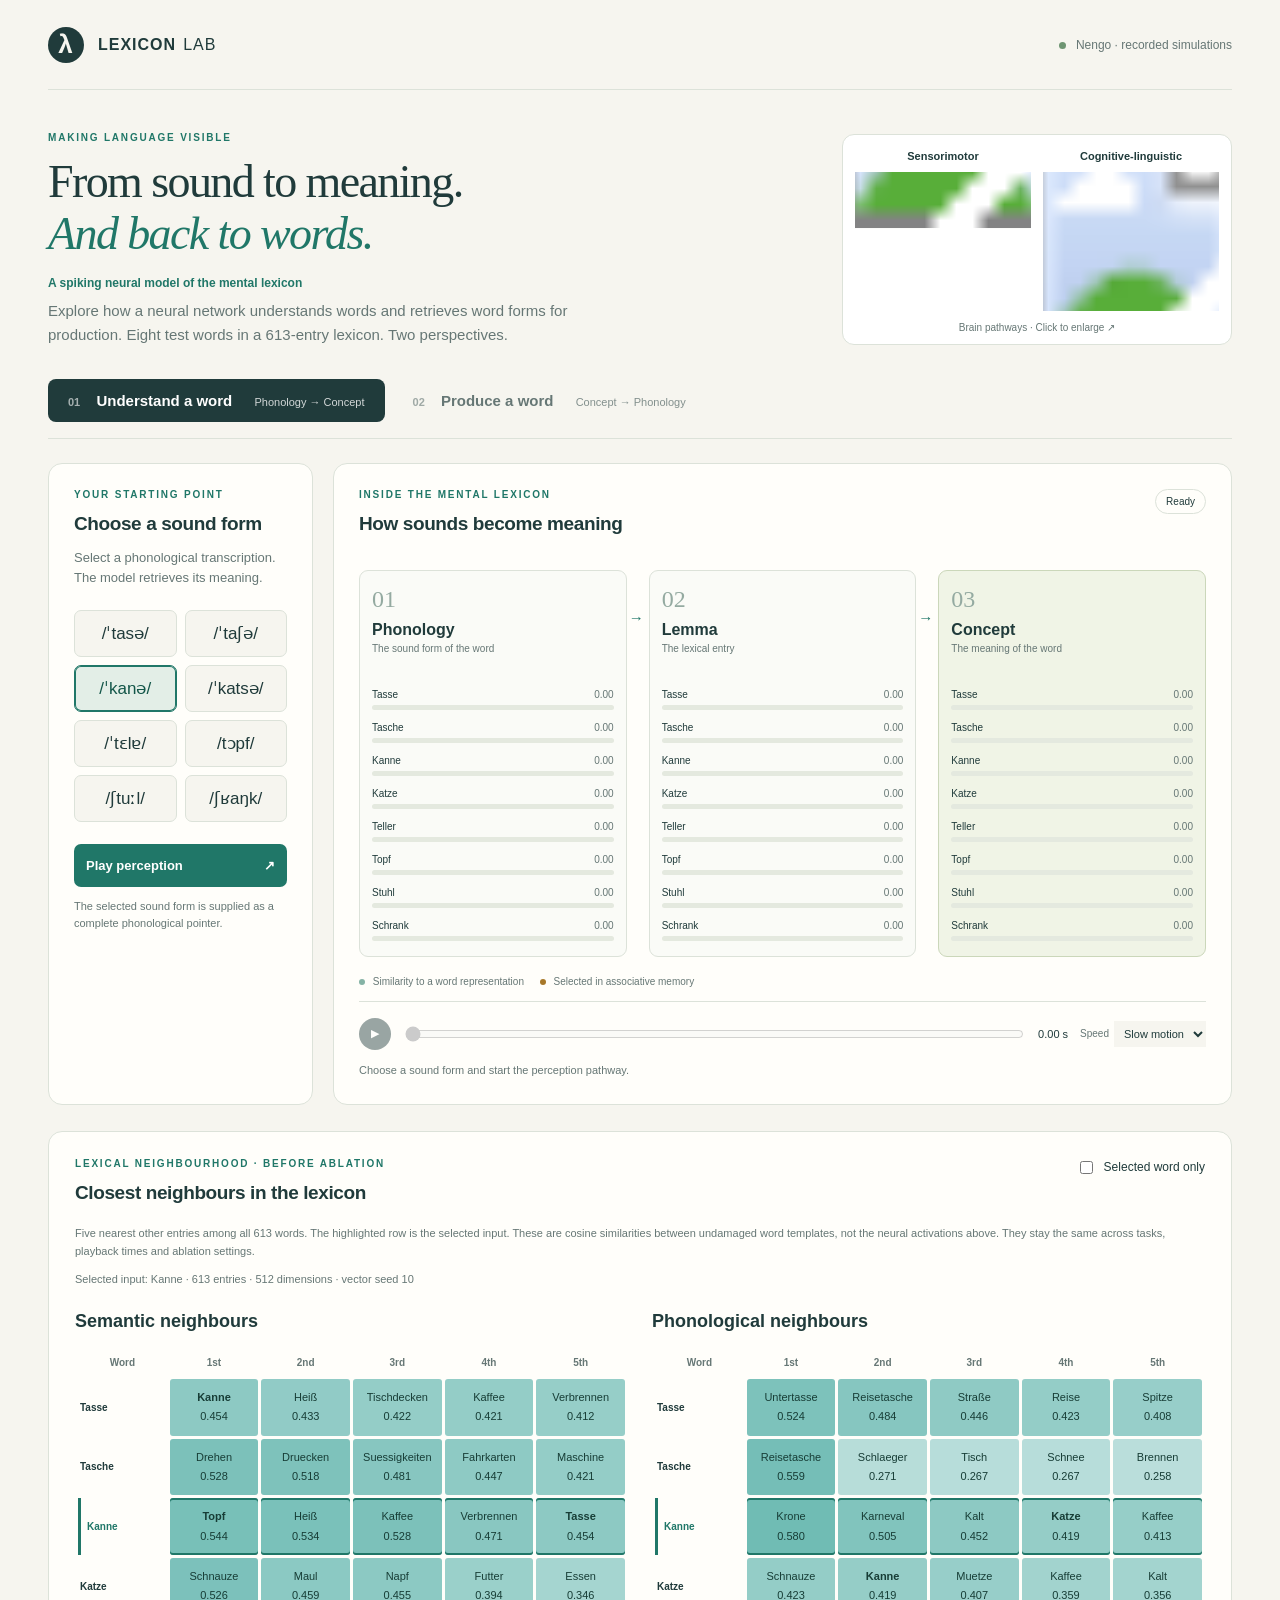
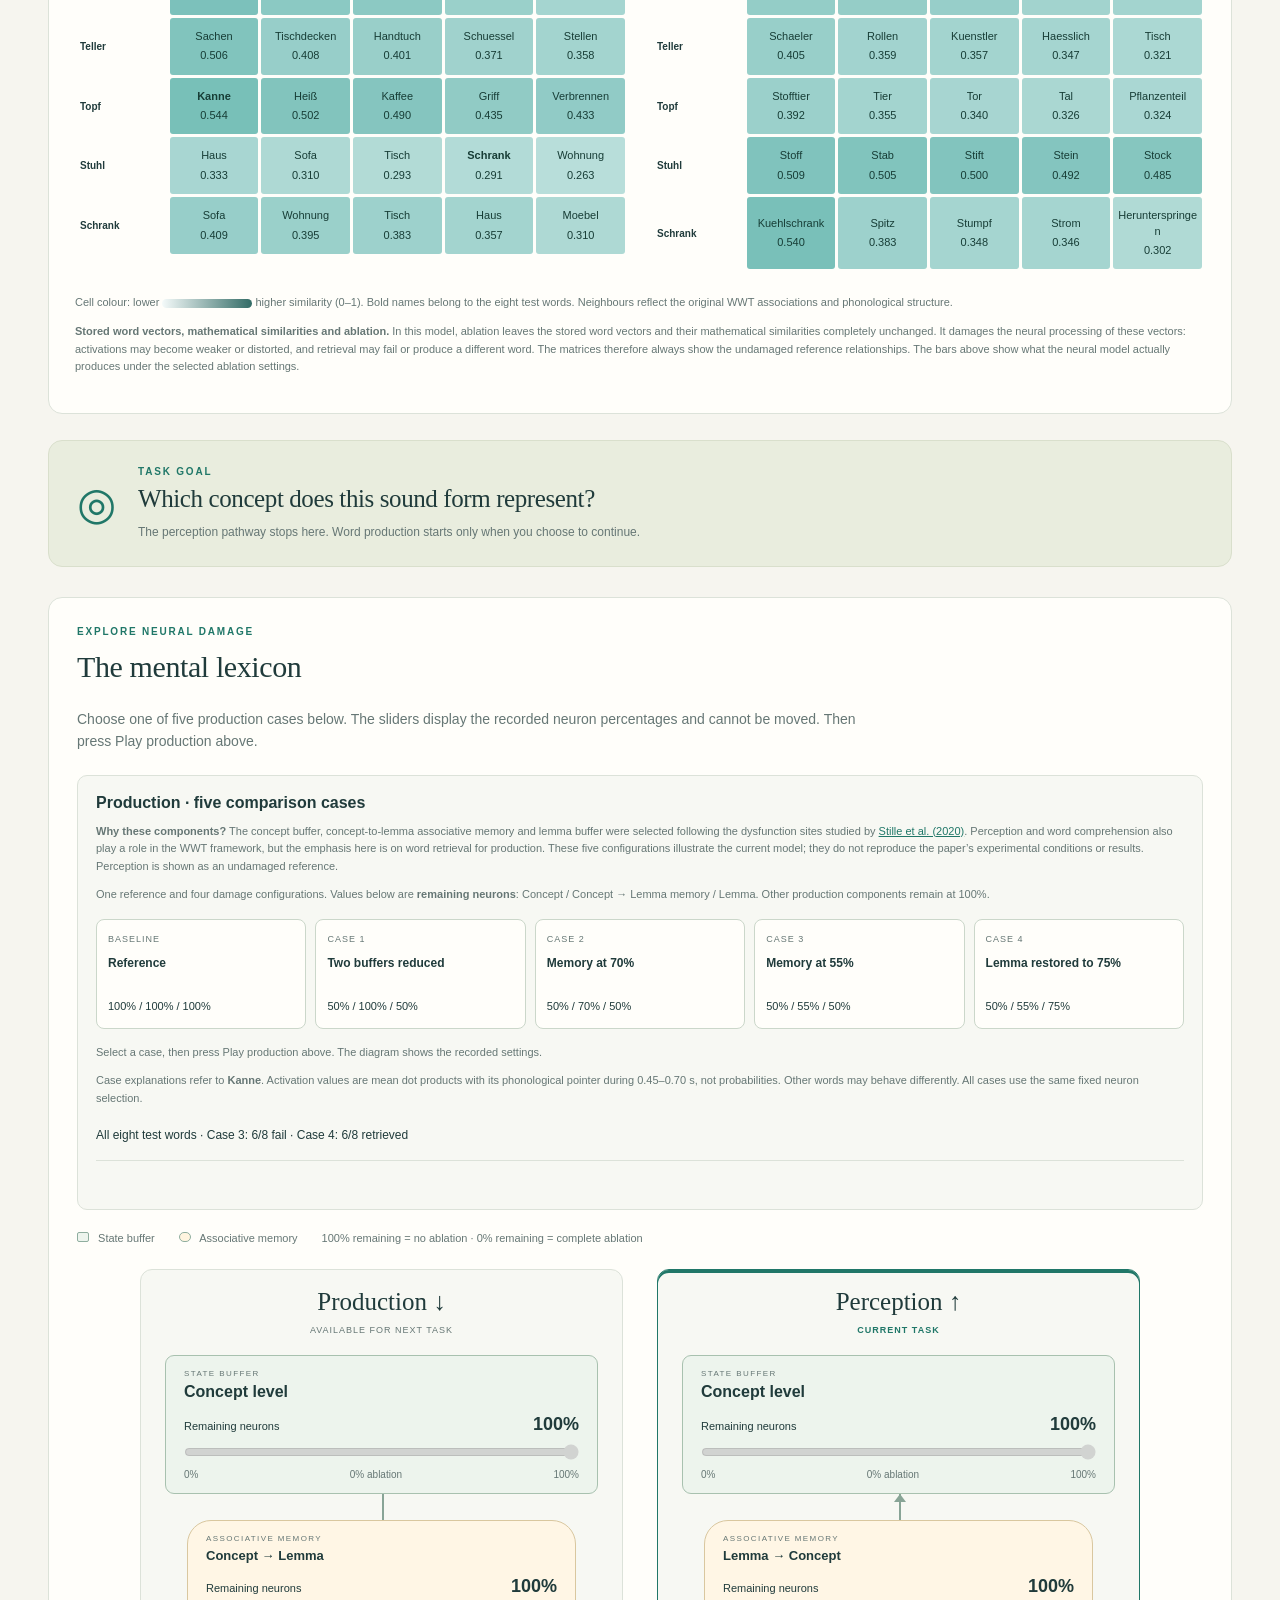
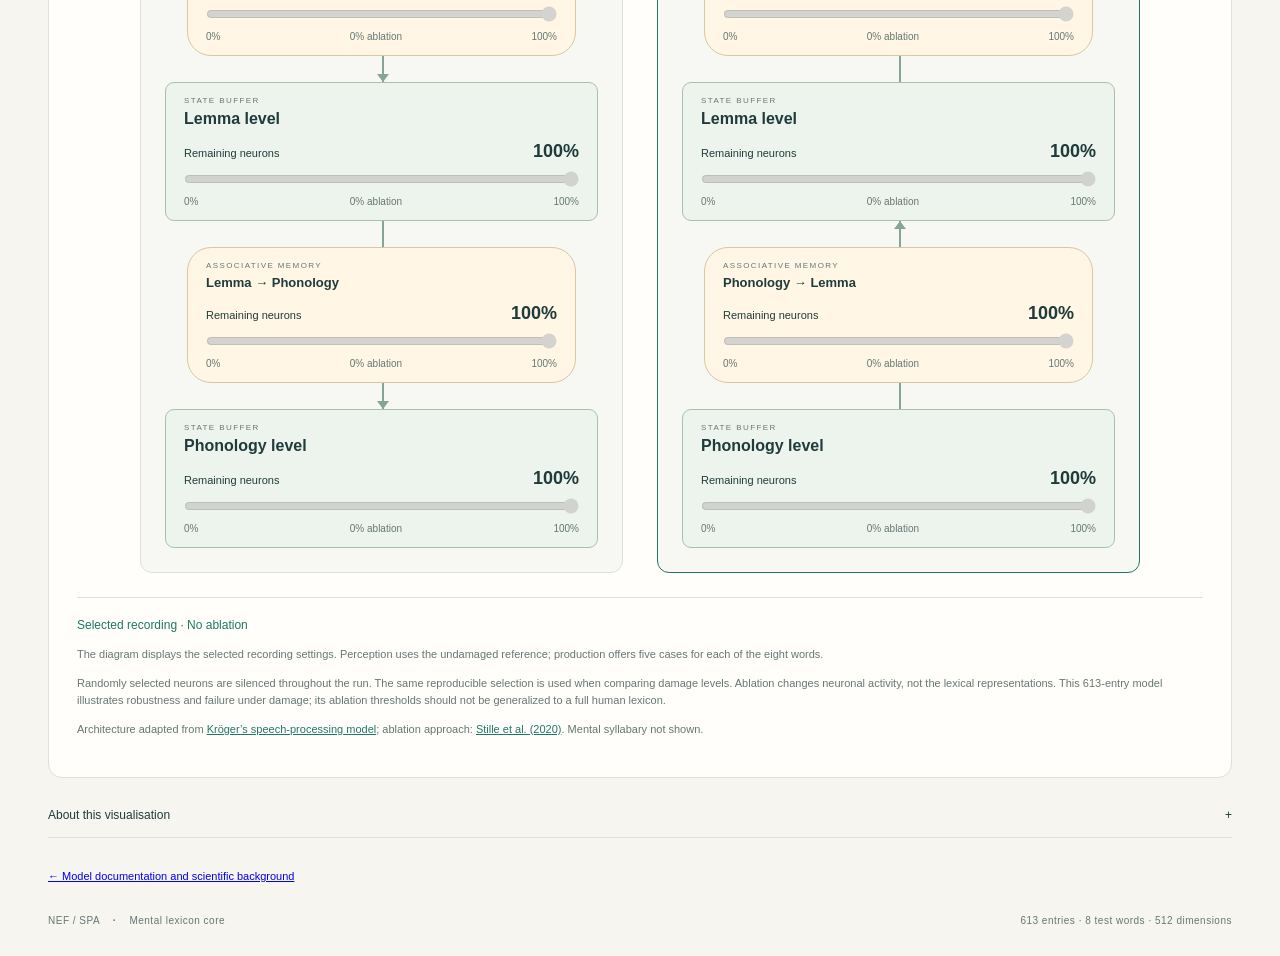
<file: website/deploy/perception-production-model/index.html>
<!doctype html>
<html lang="en"><head><meta charset="utf-8"><meta name="viewport" content="width=device-width,initial-scale=1"><title>Lexicon Lab · From sound to meaning</title><link rel="stylesheet" href="./style-613-syllabification-20261105.css"></head>
<body data-mode="recorded"><div class="shell"><header><a class="brand" href="./" aria-label="Lexicon Lab home"><span class="brand-icon">λ</span> LEXICON<span>LAB</span></a><span class="local"><i></i> Nengo · recorded simulations</span></header>
<main><section class="intro"><div><p class="eyebrow">MAKING LANGUAGE VISIBLE</p><h1>From sound to meaning.<br><em>And back to words.</em></h1><p class="model-tag">A spiking neural model of the mental lexicon</p><p class="lede">Explore how a neural network understands words and retrieves word forms for production. Eight test words in a 613-entry lexicon. Two perspectives.</p></div><div class="cortex-art"><button class="cortex-open" type="button" onclick="document.getElementById('cortex-detail').showModal()" aria-haspopup="dialog" aria-label="Enlarge the brain pathways illustration"><div class="cortex-pair"><div><span class="cortex-label">Sensorimotor</span><svg viewBox="130 1940 1200 960" role="img" aria-label="Sensorimotor processing pathways in the brain"><image href="https://www.speechtrainer.eu/graphics/model_2023.jpg" width="1526" height="2900"/></svg></div><div><span class="cortex-label">Cognitive-linguistic</span><svg viewBox="130 970 1200 950" role="img" aria-label="Cognitive-linguistic processing pathways in the brain"><image href="https://www.speechtrainer.eu/graphics/model_2023.jpg" width="1526" height="2900"/></svg></div></div><span class="cortex-hint">Brain pathways · Click to enlarge ↗</span></button></div></section>
<nav class="tasks" aria-label="Task"><button id="perception" class="selected" aria-pressed="true"><span>01</span> Understand a word <small>Phonology → Concept</small></button><button id="production" aria-pressed="false"><span>02</span> Produce a word <small>Concept → Phonology</small></button></nav>
<div class="workspace"><aside class="input-panel"><p class="eyebrow" id="input-tag">YOUR STARTING POINT</p><h2 id="input-title">Choose a sound form</h2><p id="input-help">Select a phonological transcription. The model retrieves its meaning.</p><div id="choices" class="choices" role="group" aria-label="Select input"></div><button id="run" class="primary">Start perception <span>↗</span></button><p class="fine" id="input-note">The selected sound form is supplied as a complete phonological pointer.</p></aside>
<section class="model-panel" aria-label="Model states"><div class="section-head"><div><p class="eyebrow">INSIDE THE MENTAL LEXICON</p><h2 id="model-title">How sounds become meaning</h2></div><span class="badge" id="state">Ready</span></div><div class="flow" id="flow"></div><p class="legend"><span class="dot"></span> Similarity to a word representation <span class="selection-dot"></span> Selected in associative memory</p><div class="playback"><button id="play" disabled aria-label="Start playback">▶</button><label for="timeline" class="sr-only">Simulation time</label><input id="timeline" type="range" min="0" max="109" value="0" disabled><output id="time">0.00 s</output><label class="speed">Speed <select id="speed"><option value="6">Slow motion</option><option value="1">1×</option></select></label></div><p id="status" class="status" role="status" aria-live="polite">Choose a sound form and start the perception pathway.</p></section></div>
<section id="neighbours" class="neighbours-panel" aria-labelledby="neighbours-title" hidden>
<div class="section-head"><div><p class="eyebrow">LEXICAL NEIGHBOURHOOD · BEFORE ABLATION</p><h2 id="neighbours-title">Closest neighbours in the lexicon</h2></div><label class="neighbours-filter"><input id="neighbours-selected-only" type="checkbox"> Selected word only</label></div>
<p class="fine">Five nearest other entries among all 613 words. The highlighted row is the selected input. These are cosine similarities between undamaged word templates, not the neural activations above. They stay the same across tasks, playback times and ablation settings.</p>
<p id="neighbours-status" class="fine" role="status">Loading lexical neighbours…</p>
<div id="neighbours-tables" class="neighbours-grid"></div>
<p class="fine">Cell colour: lower <span class="neighbours-scale" aria-hidden="true"></span> higher similarity (0–1). Bold names belong to the eight test words. Neighbours reflect the original WWT associations and phonological structure.</p>
<p class="fine"><strong>Stored word vectors, mathematical similarities and ablation.</strong> In this model, ablation leaves the stored word vectors and their mathematical similarities completely unchanged. It damages the neural processing of these vectors: activations may become weaker or distorted, and retrieval may fail or produce a different word. The matrices therefore always show the undamaged reference relationships. The bars above show what the neural model actually produces under the selected ablation settings.</p>
</section>
<section id="result" class="result"><div class="result-icon" aria-hidden="true">◎</div><div class="result-body"><p class="eyebrow" id="result-tag">TASK GOAL</p><h2 id="result-title">Which concept does this sound form represent?</h2><p id="result-text">The perception pathway stops here. Word production starts only when you choose to continue.</p><div id="code-box" hidden><label for="code">Phonological output code · IPA</label><div class="code-row"><input id="code" readonly><button id="copy">Copy</button></div><p id="pointer" class="fine"></p></div></div><button id="transfer" class="secondary" hidden>Produce this concept →</button></section>

<section id="syllabification" class="syllabification-panel" aria-labelledby="syllabification-title" hidden>
<p class="eyebrow">CONCEPT-TO-PHONO PATHWAY → SYLLABIFICATION</p>
<h2 id="syllabification-title">From the retrieved word to ordered syllables</h2>
<p>This stored phonological graph underlies the recursive construction of the word’s Semantic Pointer. Phonological similarities are calculated from the resulting vectors. The stored order of direct word links is treated as learned lexical syllable order.</p>
<p id="syllabification-status" role="status">Play production to inspect the retrieved word.</p>
<div id="syllabification-content" hidden>
<div class="syllabification-grid">
<article><h3>1 · Stored phonological graph</h3><p class="fine">Complete reachable subgraph. Every branch denotes InclPhon; shared nodes may appear on multiple branches.</p><pre id="syllabification-graph" tabindex="0" aria-label="Stored phonological graph"></pre></article>
<article><h3>2 · Ordered lexical syllables</h3><ol id="syllabification-lexical"></ol><h3>3 · Simplified syllable output</h3><ol id="syllabification-output"></ol></article>
</div>
<p id="syllabification-rule" class="fine"></p>
</div>
<p class="fine">Stored graph readout after accepted neural word retrieval, not measured neural syllable activation. St = stressed; e = schwa. Model symbols are retained. Positions specify order, not durations or gesture phases. This is the endpoint of the production pathway. Graph and syllable readouts are stored with each recording; there is no automatic connection to the separate Phono-to-Gesture demonstration.</p>
</section>


<section class="damage-panel" aria-labelledby="damage-title">
<div class="section-head"><div><p class="eyebrow">EXPLORE NEURAL DAMAGE</p><h2 id="damage-title">The mental lexicon</h2></div><button hidden id="restore-neurons" class="secondary">Restore all neurons</button></div>
<p class="damage-intro">Choose one of five production cases below. The sliders display the recorded neuron percentages and cannot be moved. Then press Play production above.</p>
<section class="production-examples" aria-labelledby="examples-title">
<h3 id="examples-title">Production · five comparison cases</h3>
<p class="fine"><strong>Why these components?</strong> The concept buffer, concept-to-lemma associative memory and lemma buffer were selected following the dysfunction sites studied by <a href="https://doi.org/10.3389/fpsyg.2020.01594">Stille et al. (2020)</a>. Perception and word comprehension also play a role in the WWT framework, but the emphasis here is on word retrieval for production. These five configurations illustrate the current model; they do not reproduce the paper’s experimental conditions or results. Perception is shown as an undamaged reference.</p>
<p class="fine">One reference and four damage configurations. Values below are <strong>remaining neurons</strong>: Concept / Concept → Lemma memory / Lemma. Other production components remain at 100%.</p>
<div id="production-presets" class="preset-grid" role="group" aria-label="Production example settings"></div>
<p id="preset-description" class="fine" aria-live="polite">Select a case, then press Play production above. Your selected word is retained.</p>
<p class="fine">Case explanations refer to <strong>Kanne</strong>. Activation values are mean dot products with its phonological pointer during 0.45–0.70 s, not probabilities. Other words may behave differently. All cases use the same fixed neuron selection.</p>
<details class="case-outcomes-details"><summary>All eight test words · Case 3: 6/8 fail · Case 4: 6/8 retrieved</summary><p class="fine">At these fixed seeds, Case 3 fails for six of eight test words; Tasse and Topf are still retrieved. Case 4 retrieves six of eight; Stuhl and Teller remain below the retrieval criteria. Values are mean phonological target dot products over 0.45–0.70 s. These are demonstrations of word-dependent effects, not a general success rate for the 613-entry lexicon.</p><div class="case-outcomes-scroll"><table class="case-outcomes"><thead><tr><th>Word</th><th>Case 3 · 50/55/50</th><th>Case 4 · 50/55/75</th></tr></thead><tbody><tr><th scope="row">Tasse</th><td>0.367 · retrieved</td><td>0.621 · retrieved</td></tr>
<tr><th scope="row">Tasche</th><td>-0.001 · no retrieval</td><td>0.474 · retrieved</td></tr>
<tr><th scope="row">Kanne</th><td>0.001 · no retrieval</td><td>0.325 · retrieved</td></tr>
<tr><th scope="row">Katze</th><td>0.062 · no retrieval</td><td>0.506 · retrieved</td></tr>
<tr><th scope="row">Teller</th><td>0.001 · no retrieval</td><td>0.001 · no retrieval</td></tr>
<tr><th scope="row">Topf</th><td>0.508 · retrieved</td><td>0.720 · retrieved</td></tr>
<tr><th scope="row">Stuhl</th><td>0.000 · no retrieval</td><td>0.201 · no retrieval</td></tr>
<tr><th scope="row">Schrank</th><td>0.016 · no retrieval</td><td>0.471 · retrieved</td></tr>
</tbody></table></div></details>
</section>
<div class="damage-key"><span><i class="buffer-key"></i> State buffer</span><span><i class="memory-key"></i> Associative memory</span><span>100% remaining = no ablation · 0% remaining = complete ablation</span></div>
<div id="lexicon-schema" class="lexicon-schema" aria-label="Mental lexicon: production downwards on the left, perception upwards on the right"></div>
<p id="damage-summary" class="damage-summary" aria-live="polite"></p>
<p id="damage-run" class="fine">Settings apply to the next run. Each task simulates its own pathway; settings on the other side are retained for that task.</p>
<p class="fine">Randomly selected neurons are silenced throughout the run. The same reproducible selection is used when comparing damage levels. Ablation changes neuronal activity, not the lexical representations. This 613-entry model illustrates robustness and failure under damage; its ablation thresholds should not be generalized to a full human lexicon.</p>
<p class="fine">Architecture adapted from <a href="https://www.speechtrainer.eu/research.htm">Kröger’s speech-processing model</a>; ablation approach: <a href="https://doi.org/10.3389/fpsyg.2020.01594">Stille et al. (2020)</a>. Mental syllabary not shown.</p>
</section>

<details><summary>About this visualisation <span>+</span></summary><div class="explanation"><p><strong>A real neural model.</strong> The traces replay 48 precomputed Nengo runs: eight undamaged perception runs and five production cases for each of eight test words, with all 613 lexical entries participating in each run. Each model has 199,400 LIF neurons before ablation and covers 1.1 seconds. Only the selected recording is downloaded; no simulation runs on the web server. Vector seed: 10; neural seed: 11; ablation seed: 2026.</p><p><strong>Similarity is not probability.</strong> The bars show dot products between the neural buffer state and the eight word templates. Related representations may also show elevated values. A separate small marker indicates the active associative-memory entry. All 613 entries participate in retrieval; only these eight are plotted. Concept and phonological similarities retain the original WWT network structure. Lemma vectors do not yet share word-class features.</p><p><strong>Deliberately simplified.</strong> Sound forms are supplied as whole-word pointers. The IPA display uses a fixed broad transcription for each retrieved word. Acoustic analysis, neural syllable sequencing and a Dynart connection are not yet included.</p></div></details>
<p class="fine"><a href="../nef-spa-lexical-model.htm">← Model documentation and scientific background</a></p><footer><span>NEF / SPA <b>·</b> Mental lexicon core</span><span>613 entries · 8 test words · 512 dimensions</span></footer><dialog id="cortex-detail" aria-labelledby="cortex-title"><form method="dialog"><button class="cortex-close" aria-label="Close brain pathways illustration">Close ×</button></form><h2 id="cortex-title">Speech processing in the brain</h2><div class="cortex-pair"><div><span class="cortex-label">Sensorimotor</span><svg viewBox="130 1940 1200 960" role="img" aria-label="Sensorimotor processing pathways in the brain"><image href="https://www.speechtrainer.eu/graphics/model_2023.jpg" width="1526" height="2900"/></svg></div><div><span class="cortex-label">Cognitive-linguistic</span><svg viewBox="130 970 1200 950" role="img" aria-label="Cognitive-linguistic processing pathways in the brain"><image href="https://www.speechtrainer.eu/graphics/model_2023.jpg" width="1526" height="2900"/></svg></div></div><p class="fine">The broader speech-processing architecture: sensorimotor and cognitive-linguistic pathways. This interactive lab demonstrates the lexical component linking phonological forms, lemmas and concepts.</p><p class="fine"><a href="https://www.speechtrainer.eu/research.htm">Source: Bernd J. Kröger · Research</a></p></dialog></main></div><script src="./app-613-syllabification-20261105.js"></script></body></html>
</file>
<file: website/deploy/perception-production-model/style-613-syllabification-20261105.css>
:root{--ink:#203b3b;--muted:#667775;--green:#207768;--lime:#dfe8b1;--paper:#f6f5ef;--line:#dce2d9;--white:#fffefa}*{box-sizing:border-box}body{margin:0;background:var(--paper);color:var(--ink);font-family:Arial,Helvetica,sans-serif;font-size:15px}.shell{max-width:1440px;margin:auto;padding:0 48px}header{height:90px;display:flex;align-items:center;justify-content:space-between;border-bottom:1px solid var(--line)}.brand{text-decoration:none;color:var(--ink);font-size:16px;font-weight:800;letter-spacing:1px;display:flex;align-items:center;gap:7px}.brand>span:last-child{font-weight:400}.brand-icon{display:grid;place-items:center;background:var(--ink);color:var(--paper);font-size:26px;border-radius:50%;width:36px;height:36px;margin-right:7px}.local{font-size:12px;color:var(--muted)}.local i{display:inline-block;background:#6e9572;width:7px;height:7px;border-radius:50%;margin-right:7px}.intro{display:flex;align-items:center;justify-content:space-between;padding:42px 0 32px;gap:30px}.eyebrow{font-size:10px;font-weight:700;letter-spacing:1.8px;color:var(--green);margin:0 0 13px}h1{font-family:Georgia,serif;font-size:46px;line-height:1.13;letter-spacing:-1.6px;font-weight:400;margin:0}h1 em{color:var(--green);font-weight:400}.lede{line-height:1.6;color:var(--muted);max-width:580px;margin:17px 0 0}.intro-art{color:var(--green);width:230px;flex-shrink:0;opacity:.65;text-align:center}.intro-art span{font-size:9px;letter-spacing:2px}.tasks{display:flex;gap:8px;margin-bottom:24px;border-bottom:1px solid var(--line);padding-bottom:16px}button{font:inherit;cursor:pointer;border:0}button:disabled{opacity:.45;cursor:default}button:focus-visible,a:focus-visible,input:focus-visible,select:focus-visible,summary:focus-visible{outline:3px solid #d09648;outline-offset:3px}.tasks button{padding:13px 20px;background:transparent;color:var(--muted);border-radius:8px;text-align:left;font-weight:700}.tasks button.selected{background:var(--ink);color:white}.tasks button span{font-size:11px;margin-right:12px;opacity:.6}.tasks small{font-size:11px;font-weight:400;margin-left:18px;opacity:.8}.workspace{display:grid;grid-template-columns:265px minmax(0,1fr);gap:20px}.input-panel,.model-panel{background:var(--white);border:1px solid var(--line);border-radius:14px;padding:25px}h2{font-size:19px;letter-spacing:-.4px;margin:0 0 10px;font-weight:600}.input-panel>p:not(.eyebrow){font-size:13px;line-height:1.55;color:var(--muted)}.choices{display:grid;grid-template-columns:1fr 1fr;gap:8px;margin:22px 0}.choice{background:var(--paper);padding:12px 2px;border:1px solid var(--line);color:var(--ink);border-radius:7px;font-size:17px;min-height:45px}.choice.selected{background:#e3eee7;border-color:var(--green);box-shadow:inset 0 0 0 1px var(--green);color:#135649}.primary{width:100%;background:var(--green);color:white;padding:14px 12px;border-radius:7px;font-size:13px;font-weight:600;display:flex;justify-content:space-between}.fine{font-size:11px!important;line-height:1.6;color:var(--muted)}.section-head{display:flex;align-items:flex-start;justify-content:space-between;gap:10px}.badge{font-size:10px;border:1px solid var(--line);padding:6px 10px;border-radius:20px;white-space:nowrap}.flow{display:grid;grid-template-columns:repeat(3,minmax(0,1fr));gap:22px;margin:25px 0 16px}.level{position:relative;border:1px solid var(--line);border-radius:9px;padding:15px 12px;background:#fafbf7}.level:not(:last-child):after{content:'→';position:absolute;right:-18px;top:38px;color:var(--green)}.level:last-child{background:#f0f4e6;border-color:#cbd7ba}.level-number{font-family:Georgia,serif;font-size:24px;color:#94aaa1}.level h3{font-size:16px;margin:8px 0 4px}.level-sub{font-size:10px;color:var(--muted);display:block;margin-bottom:23px;min-height:23px}.row{margin-top:12px}.row-label{display:flex;justify-content:space-between;font-size:10px;margin-bottom:5px;gap:3px}.row-label b{font-weight:400}.row-label output{font-variant-numeric:tabular-nums;color:var(--muted)}.bar{height:5px;background:#e4e9df;border-radius:5px;overflow:hidden}.bar span{display:block;height:100%;background:#85b3a5;width:0;border-radius:5px}.row.winner .bar span{background:var(--green)}.row.chosen b:before{content:'● ';color:#a77829}.legend{font-size:10px;color:var(--muted);line-height:1.8}.dot,.selection-dot{display:inline-block;width:6px;height:6px;border-radius:50%;background:#85b3a5;margin-right:5px}.selection-dot{background:#a77829;margin-left:13px}.playback{display:flex;align-items:center;gap:12px;border-top:1px solid var(--line);padding-top:16px}.playback button{background:var(--ink);color:white;width:32px;height:32px;border-radius:50%;flex-shrink:0;font-size:11px}.playback input{width:100%;accent-color:var(--green);min-width:30px}.playback output{font-size:11px;white-space:nowrap;font-variant-numeric:tabular-nums}.speed{font-size:10px;color:var(--muted);display:flex;gap:5px;align-items:center}.speed select{border:0;background:var(--paper);color:var(--ink);font-size:11px;padding:6px}.status{font-size:11px;line-height:1.5;color:var(--muted);margin:12px 0 0;min-height:17px}.result{display:flex;align-items:center;gap:22px;background:#e9edde;border:1px solid #d9dfcc;padding:25px 28px;border-radius:14px;margin:20px 0}.result-icon{font-size:45px;font-family:Georgia,serif;color:var(--green)}.result-body{flex:1}.result .eyebrow{margin-bottom:8px}.result h2{font-family:Georgia,serif;font-weight:400;font-size:25px}.result p:not(.eyebrow){font-size:12px;color:var(--muted);line-height:1.5;margin:0}.secondary{background:transparent;border:1px solid #9fae95;border-radius:7px;padding:12px;color:var(--ink);font-size:12px;white-space:nowrap}details{margin:30px 0;color:var(--muted);font-size:12px}summary{cursor:pointer;list-style:none;border-bottom:1px solid var(--line);padding-bottom:15px;color:var(--ink)}summary span{float:right}.explanation{display:grid;grid-template-columns:repeat(3,1fr);gap:28px;line-height:1.7;padding-top:10px}footer{display:flex;justify-content:space-between;padding:18px 0 30px;color:var(--muted);font-size:10px;letter-spacing:.5px}footer b{padding:0 10px}#code-box{margin-top:18px}#code-box label{font-size:10px;color:var(--muted)}.code-row{display:flex;gap:8px;margin:6px 0}.code-row input{border:1px solid #c4d1ba;background:var(--white);padding:10px;border-radius:5px;color:var(--ink);font-size:23px;width:220px}.code-row button{background:var(--ink);color:white;border-radius:5px;padding:10px;font-size:12px}[hidden]{display:none!important}.sr-only{position:absolute;width:1px;height:1px;overflow:hidden;clip:rect(0,0,0,0)}@media(min-width:1500px){.intro{padding-top:55px;padding-bottom:42px}}@media(max-width:1100px){.shell{padding:0 25px}.workspace{grid-template-columns:220px minmax(0,1fr)}.input-panel,.model-panel{padding:18px}.flow{gap:18px}.level{padding:12px 8px}.level:not(:last-child):after{right:-15px}.tasks small{display:none}}@media(max-width:760px){.shell{padding:0 18px}header{height:70px}.local{font-size:9px}.brand{font-size:12px;gap:4px}.brand-icon{width:28px;height:28px;font-size:21px}.intro{padding:30px 0}.intro-art{display:none}h1{font-size:36px}.lede{font-size:13px}.tasks button{font-size:12px;padding:12px}.workspace{grid-template-columns:1fr}.choices{grid-template-columns:repeat(4,1fr);margin:15px 0}.input-panel .fine{margin-bottom:0}.section-head h2{font-size:17px}.flow{gap:15px}.level h3{font-size:13px}.level-sub{font-size:9px}.row-label{font-size:9px}.level:not(:last-child):after{right:-13px}.result{align-items:flex-start;flex-wrap:wrap;padding:20px;gap:12px}.result h2{font-size:23px}.result-icon{display:none}.secondary{width:100%}.explanation{grid-template-columns:1fr;gap:0}.speed{display:none}footer{gap:20px;line-height:1.6}.legend{font-size:9px}}

/* Original brain diagrams, framed without altering the source image. */
.intro>div:first-child{flex:1;min-width:0}.model-tag{color:var(--green);font-size:12px;font-weight:600;margin:16px 0 0}.model-tag+.lede{margin-top:9px}.cortex-art{width:390px;flex-shrink:0}.cortex-open{display:block;width:100%;padding:15px 12px 11px;border:1px solid var(--line);border-radius:12px;background:#fff;color:var(--ink)}.cortex-open:hover{border-color:var(--green)}.cortex-pair{display:grid;grid-template-columns:1fr 1fr;gap:12px}.cortex-pair>div{min-width:0}.cortex-label{display:block;text-align:center;font-size:11px;font-weight:600;margin-bottom:10px}.cortex-pair svg{display:block;width:100%;height:auto;overflow:hidden;background:white}.cortex-hint{display:block;margin-top:9px;font-size:10px;color:var(--muted)}#cortex-detail{width:min(1200px,94vw);max-height:90vh;overflow:auto;border:1px solid var(--line);border-radius:16px;padding:25px;background:white;color:var(--ink)}#cortex-detail::backdrop{background:rgba(22,43,43,.6)}#cortex-detail h2{font-family:Georgia,serif;font-size:26px;margin:8px 80px 28px 0}#cortex-detail .cortex-label{font-size:16px}#cortex-detail .cortex-close{float:right;border-radius:6px;padding:9px 12px;background:var(--paper);color:var(--ink)}#cortex-detail a{color:var(--green)}
@media(max-width:1100px){.cortex-art{width:310px}.intro h1{font-size:40px}}
@media(max-width:760px){.intro{flex-direction:column;align-items:stretch;gap:22px}.intro h1{font-size:36px}.cortex-art{width:100%;max-width:420px}.cortex-label{font-size:11px}#cortex-detail{padding:18px}#cortex-detail .cortex-pair{grid-template-columns:1fr}#cortex-detail h2{font-size:22px}}

.live-label{display:inline-flex;align-items:center;flex-wrap:wrap;gap:9px;margin:15px 0 0;padding:7px 11px;border:1px solid #e6b8b2;border-radius:6px;background:#fff0ed;color:#a52c24;font-size:11px;font-weight:700;letter-spacing:.6px}.live-label span{font-weight:400;letter-spacing:0}.live-label+.model-tag{margin-top:12px}

/* Two parallel lexical pathways; memories sit directly in the directional links. */
.damage-panel{margin:30px 0;padding:28px;border:1px solid var(--line);border-radius:14px;background:var(--white)}
.damage-panel h2{font-family:Georgia,serif;font-size:30px;font-weight:400}.damage-intro{max-width:800px;font-size:14px;line-height:1.6;color:var(--muted)}
.damage-key{display:flex;flex-wrap:wrap;gap:12px 24px;font-size:11px;color:var(--muted);margin:20px 0 25px}.damage-key i{display:inline-block;width:12px;height:10px;border:1px solid #8fae9f;margin-right:6px}.buffer-key{background:#edf4ed;border-radius:2px}.memory-key{background:#fff4df;border-radius:8px}
.lexicon-schema{display:grid;grid-template-columns:1fr 1fr;gap:34px;max-width:1000px;margin:0 auto}.schema-path{min-width:0;padding:18px 24px 24px;border:1px solid var(--line);border-radius:12px;background:#f7f8f3}.schema-path.active-path{border-color:var(--green);box-shadow:inset 0 3px var(--green)}
.schema-path h3{font-family:Georgia,serif;font-size:25px;font-weight:400;margin:0 0 20px;text-align:center}.path-state{display:block;font:9px Arial,sans-serif;letter-spacing:1px;color:var(--muted);margin-top:9px}.active-path .path-state{color:var(--green);font-weight:bold}
.damage-node{position:relative;z-index:1;border:1px solid #a8c1af;padding:13px 18px;background:#edf4ed;border-radius:9px}.node-heading{display:flex;flex-direction:column;gap:5px;margin-bottom:13px}.node-heading>span{font-size:8px;letter-spacing:1.4px;color:var(--muted)}.node-heading strong{font-size:16px;font-weight:600}.damage-node label{display:flex;justify-content:space-between;gap:8px;font-size:11px;align-items:baseline}.damage-node output{font-size:18px;font-variant-numeric:tabular-nums;font-weight:600}.damage-node input{display:block;width:100%;margin:9px 0;accent-color:var(--green);cursor:pointer}.damage-node input:disabled{cursor:wait}.node-scale{display:flex;justify-content:space-between;font-size:10px;color:var(--muted)}
.memory-link{position:relative;padding:26px 0;margin:0 22px}.memory-link:before{content:'';position:absolute;left:50%;top:0;bottom:0;border-left:2px solid #88a496}.memory-link:after{content:'';position:absolute;left:calc(50% - 5px);bottom:0;border-left:6px solid transparent;border-right:6px solid transparent;border-top:8px solid #88a496}.perception .memory-link:after{bottom:auto;top:0;border-top:0;border-bottom:8px solid #88a496}
.memory-node{background:#fff6e5;border-color:#d9c79f;border-radius:24px}.memory-node .node-heading strong{font-size:13px}.damage-node.damaged{border-color:#c07753;background:#fff0e7}.damaged .node-scale span:nth-child(2){color:#a04725;font-weight:bold}.damaged input{accent-color:#af5c36}.damage-summary{border-top:1px solid var(--line);padding-top:18px;margin:24px 0 8px;font-size:12px;line-height:1.6;color:var(--green)}.damage-panel a{color:var(--green)}
@media(max-width:760px){.damage-panel{padding:18px 12px}.damage-panel .section-head{align-items:center}.damage-panel h2{font-size:25px}.damage-panel .secondary{width:auto;white-space:normal;max-width:120px}.lexicon-schema{gap:10px}.schema-path{padding:14px 8px}.schema-path h3{font-size:20px}.path-state{font-size:8px;min-height:18px;line-height:1.5}.damage-node{padding:12px 9px}.memory-link{margin:0 3px;padding:24px 0}.memory-node{border-radius:17px}.node-heading strong{font-size:14px;min-height:34px}.memory-node .node-heading strong{font-size:12px}.node-heading>span{font-size:7px;letter-spacing:.6px}.damage-node label{font-size:9px;flex-wrap:wrap}.damage-node output{font-size:16px}.node-scale{font-size:8px}.damage-intro{font-size:12px}}

.production-examples{margin:22px 0;padding:18px;border:1px solid var(--line);border-radius:10px;background:#f7f8f3}.production-examples h3{margin:0;font-size:16px}.preset-grid{display:grid;grid-template-columns:repeat(5,minmax(0,1fr));gap:9px;margin:15px 0}.preset{text-align:left;border:1px solid #cbd7ca;border-radius:8px;background:var(--white);color:var(--ink);padding:13px 11px;display:flex;flex-direction:column;gap:10px;line-height:1.4}.preset-number{font-size:9px;letter-spacing:1px;color:var(--muted)}.preset strong{font-size:12px;min-height:34px}.preset>span:last-child{font-size:11px;font-variant-numeric:tabular-nums}.preset.selected{border-color:var(--green);background:#e3eee7;box-shadow:inset 0 0 0 1px var(--green)}.preset:hover:not(:disabled){border-color:var(--green)}
@media(max-width:900px){.preset-grid{grid-template-columns:repeat(3,minmax(0,1fr))}}@media(max-width:500px){.production-examples{padding:13px}.preset-grid{grid-template-columns:repeat(2,minmax(0,1fr))}}
body[data-mode="recorded"] .damage-node input:disabled{cursor:default;opacity:.8}

.compute-dialog{width:min(460px,calc(100vw - 40px));padding:32px;border:1px solid #cbd8d2;border-radius:16px;background:#fff;color:#203339;text-align:center;box-shadow:0 24px 90px #18392c33;font:16px/1.6 Arial,sans-serif}.compute-dialog::backdrop{background:#172c3266;backdrop-filter:blur(3px)}.compute-dialog h2{font-size:24px;margin:16px 0 8px}.compute-dialog p{margin:10px 0}.compute-dialog .compute-hint{font-size:13px;color:#61746b}.compute-dialog button{margin-top:16px;padding:10px 16px;border:1px solid #afc1b8;border-radius:8px;background:#f2f6f3;color:#244e42;font:inherit;cursor:pointer}.compute-spinner{margin:auto;width:44px;height:44px;border:4px solid #dce9e1;border-top-color:#28705b;border-radius:50%;animation:compute-spin 1s linear infinite}.compute-elapsed{font-variant-numeric:tabular-nums;color:#477461}@keyframes compute-spin{to{transform:rotate(360deg)}}@media(prefers-reduced-motion:reduce){.compute-spinner{animation-duration:3s}}

.neighbours-panel{margin:26px 0;padding:26px;background:var(--white);border:1px solid var(--line);border-radius:14px}.neighbours-panel[hidden]{display:none}.neighbours-filter{font-size:12px;display:flex;gap:8px;align-items:center;white-space:nowrap}.neighbours-grid{display:grid;grid-template-columns:minmax(0,1fr) minmax(0,1fr);gap:24px;margin:22px 0}.neighbours-table-wrap{overflow-x:auto}.neighbours-table{width:100%;border-collapse:separate;border-spacing:3px;table-layout:fixed;font-size:11px}.neighbours-table caption{text-align:left;font-size:18px;font-weight:600;margin-bottom:14px}.neighbours-table th{font-size:10px;padding:8px 2px;text-align:left;overflow-wrap:anywhere}.neighbours-table thead th{text-align:center;color:var(--muted)}.neighbours-table td{text-align:center;padding:11px 3px;border-radius:3px;overflow-wrap:anywhere;line-height:1.4}.neighbour-score{display:block;font-variant-numeric:tabular-nums;margin-top:4px}.selected-neighbour th{color:var(--green);border-left:3px solid var(--green);padding-left:6px}.selected-neighbour td{box-shadow:inset 0 2px var(--green),inset 0 -2px var(--green)}.neighbours-scale{display:inline-block;width:90px;height:9px;background:linear-gradient(to right,hsl(174 36% 97%),hsl(174 36% 31%));vertical-align:middle;border-radius:5px}@media(max-width:1000px){.neighbours-grid{grid-template-columns:1fr}.neighbours-table{font-size:12px}.neighbours-panel .section-head{flex-wrap:wrap;gap:14px}}@media(max-width:500px){.neighbours-panel{padding:18px 10px}.neighbours-table{font-size:10px}.neighbours-table td{padding:9px 2px}}

.case-outcomes-details{margin-top:18px!important;padding:0!important;border:0!important}.case-outcomes-details summary{font-size:12px;line-height:1.6;cursor:pointer}.case-outcomes-scroll{overflow-x:auto}.case-outcomes{width:100%;border-collapse:collapse;font-size:12px;min-width:380px}.case-outcomes th,.case-outcomes td{padding:9px 8px;text-align:left;border-bottom:1px solid var(--line)}

/* Stored lexical readout after Concept-to-Phono (local live demo). */
.syllabification-panel{margin:24px 0;padding:28px;border:1px solid #cbdcd6;border-radius:18px;background:#f4f9f6;color:#173d36}
.syllabification-panel[hidden],.syllabification-panel [hidden]{display:none}
.syllabification-panel h2{margin:8px 0 16px}.syllabification-panel h3{font-size:1rem}
.syllabification-grid{display:grid;grid-template-columns:1fr 1fr;gap:28px}
.syllabification-panel pre{overflow:auto;background:#fff;padding:20px;border-radius:12px;font-size:14px;line-height:1.65}
.syllabification-panel ol{padding-left:24px}.syllabification-panel li{padding:9px 0;overflow-wrap:anywhere}
.syllabification-panel li strong{font-size:1.2rem}.syllabification-panel li span{font-size:.85rem}
@media(max-width:760px){.syllabification-grid{grid-template-columns:1fr}.syllabification-panel{padding:18px}}
</file>
